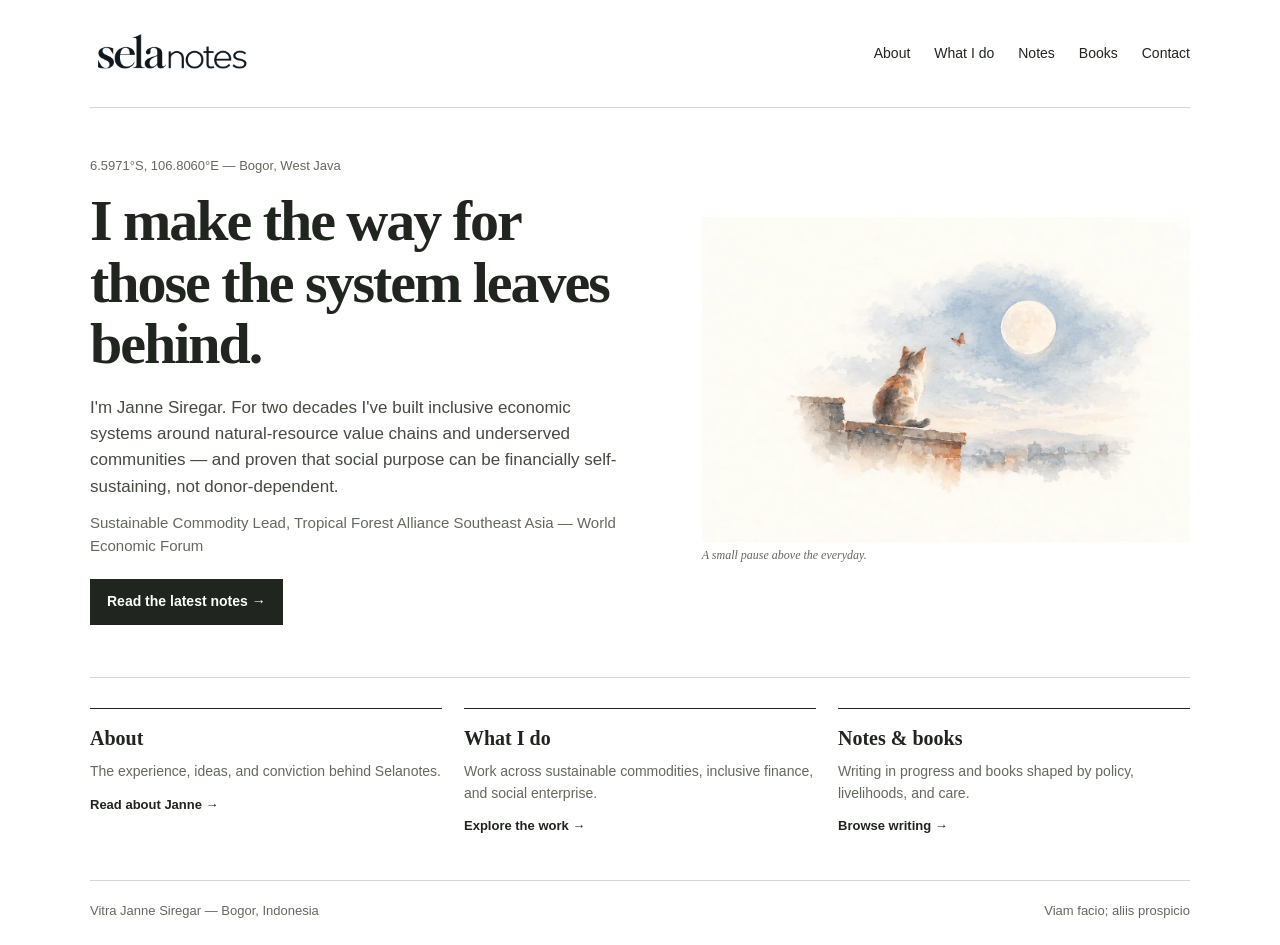
<file: index.html>
<!doctype html>
<html lang="en">
<head>
  <meta charset="utf-8" />
  <meta name="viewport" content="width=device-width, initial-scale=1" />
  <meta name="theme-color" content="#f4f4ef" />
  <meta name="description" content="Selanotes — ideas and work by Vitra Janne Siregar." />
  <title>Selanotes — Vitra Janne Siregar</title>
  <link rel="stylesheet" href="site.css" />
</head>
<body>
  <header class="site-header wrap">
    <a class="brand" href="index.html" aria-label="Selanotes home"><img src="assets/selanotes-logo.png" width="900" height="221" alt="Selanotes" /></a>
    <nav aria-label="Main navigation">
      <a href="about.html">About</a><a href="work.html">What I do</a><a href="notes.html">Notes</a><a href="books.html">Books</a><a href="contact.html">Contact</a>
    </nav>
  </header>
  <main>
    <section class="home-intro wrap" aria-labelledby="intro-title">
      <div class="home-copy">
        <p class="location">6.5971°S, 106.8060°E — Bogor, West Java</p>
        <h1 id="intro-title">I make the way for those the system leaves behind.</h1>
        <p class="page-intro">I'm Janne Siregar. For two decades I've built inclusive economic systems around natural-resource value chains and underserved communities — and proven that social purpose can be financially self-sustaining, not donor-dependent.</p>
        <p class="role">Sustainable Commodity Lead, Tropical Forest Alliance Southeast Asia — World Economic Forum</p>
        <a class="button" href="notes.html">Read the latest notes <span aria-hidden="true">→</span></a>
      </div>
      <figure class="home-art">
        <img src="assets/illustrations/rooftop-cat.webp" width="1280" height="853" fetchpriority="high" alt="A cat watching butterflies beside a full moon from a quiet rooftop." />
        <figcaption>A small pause above the everyday.</figcaption>
      </figure>
    </section>
    <section class="teaser-grid wrap" aria-label="Explore Selanotes">
      <article class="teaser"><h2>About</h2><p>The experience, ideas, and conviction behind Selanotes.</p><a class="text-link" href="about.html">Read about Janne →</a></article>
      <article class="teaser"><h2>What I do</h2><p>Work across sustainable commodities, inclusive finance, and social enterprise.</p><a class="text-link" href="work.html">Explore the work →</a></article>
      <article class="teaser"><h2>Notes &amp; books</h2><p>Writing in progress and books shaped by policy, livelihoods, and care.</p><a class="text-link" href="notes.html">Browse writing →</a></article>
    </section>
  </main>
  <footer class="site-footer wrap"><span>Vitra Janne Siregar — Bogor, Indonesia</span><span>Viam facio; aliis prospicio</span></footer>
</body>
</html>
</file>
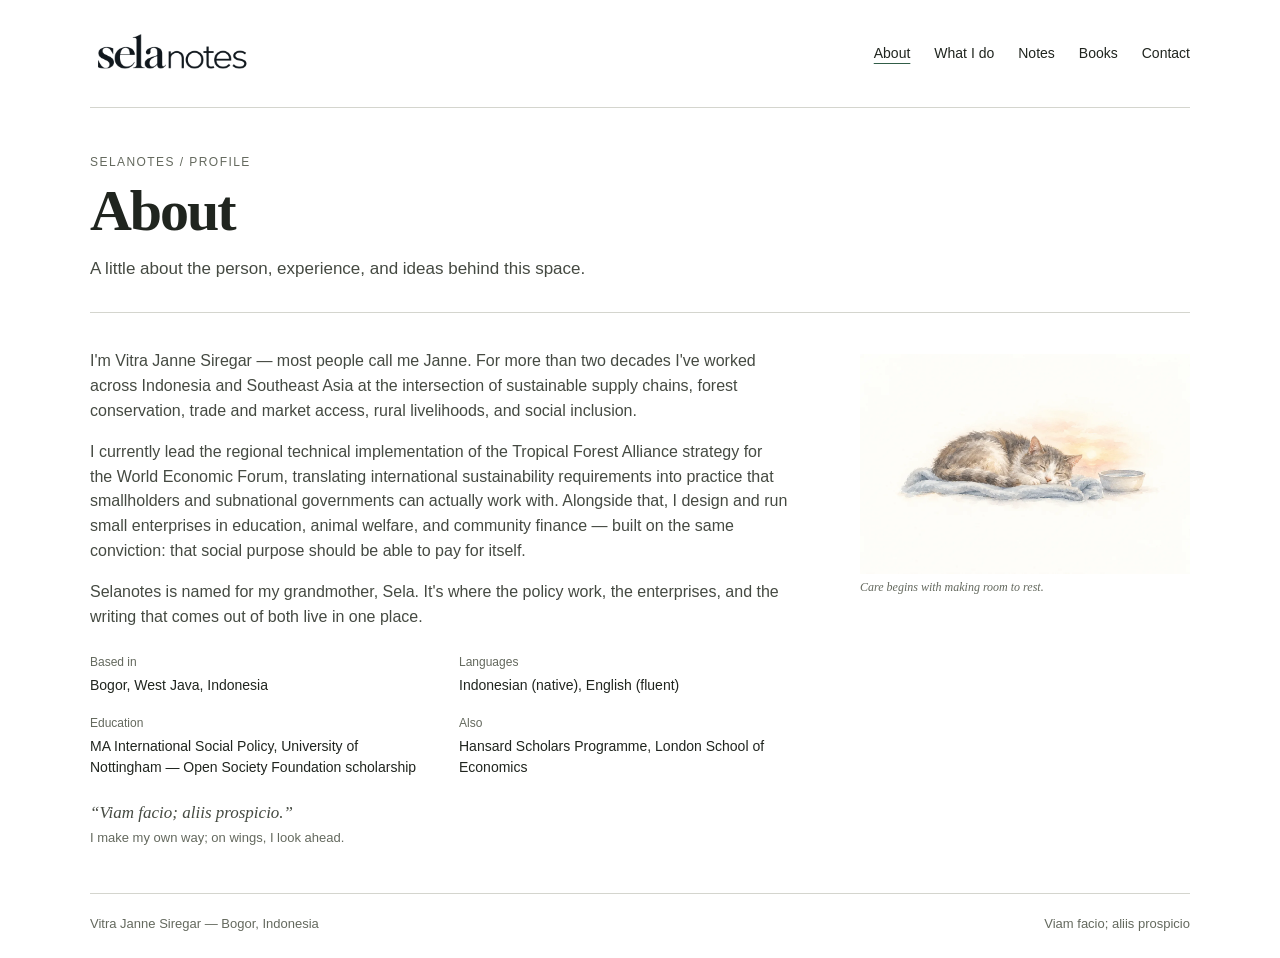
<file: about.html>
<!doctype html>
<html lang="en">
<head><meta charset="utf-8" /><meta name="viewport" content="width=device-width, initial-scale=1" /><meta name="description" content="About Vitra Janne Siregar and the story behind Selanotes." /><title>About — Selanotes</title><link rel="stylesheet" href="site.css" /></head>
<body>
  <header class="site-header wrap"><a class="brand" href="index.html" aria-label="Selanotes home"><img src="assets/selanotes-logo.png" width="900" height="221" alt="Selanotes" /></a><nav aria-label="Main navigation"><a href="about.html" aria-current="page">About</a><a href="work.html">What I do</a><a href="notes.html">Notes</a><a href="books.html">Books</a><a href="contact.html">Contact</a></nav></header>
  <main>
    <header class="page-heading wrap"><p class="eyebrow">Selanotes / Profile</p><h1>About</h1><p class="page-intro">A little about the person, experience, and ideas behind this space.</p></header>
    <section class="content wrap about-layout">
      <div class="about-copy">
      <p>I'm Vitra Janne Siregar — most people call me Janne. For more than two decades I've worked across Indonesia and Southeast Asia at the intersection of sustainable supply chains, forest conservation, trade and market access, rural livelihoods, and social inclusion.</p>
      <p>I currently lead the regional technical implementation of the Tropical Forest Alliance strategy for the World Economic Forum, translating international sustainability requirements into practice that smallholders and subnational governments can actually work with. Alongside that, I design and run small enterprises in education, animal welfare, and community finance — built on the same conviction: that social purpose should be able to pay for itself.</p>
      <p>Selanotes is named for my grandmother, Sela. It's where the policy work, the enterprises, and the writing that comes out of both live in one place.</p>
      <div class="bio-details">
        <div><span class="detail-label">Based in</span><div class="detail-value">Bogor, West Java, Indonesia</div></div>
        <div><span class="detail-label">Languages</span><div class="detail-value">Indonesian (native), English (fluent)</div></div>
        <div><span class="detail-label">Education</span><div class="detail-value">MA International Social Policy, University of Nottingham — Open Society Foundation scholarship</div></div>
        <div><span class="detail-label">Also</span><div class="detail-value">Hansard Scholars Programme, London School of Economics</div></div>
      </div>
      <p class="motto">“Viam facio; aliis prospicio.”<span class="motto-caption">I make my own way; on wings, I look ahead.</span></p>
      </div>
      <figure class="about-art"><img src="assets/illustrations/resting-cat.webp" width="1280" height="853" loading="lazy" alt="A cat resting in a patch of warm light beside a water bowl." /><figcaption>Care begins with making room to rest.</figcaption></figure>
    </section>
  </main>
  <footer class="site-footer wrap"><span>Vitra Janne Siregar — Bogor, Indonesia</span><span>Viam facio; aliis prospicio</span></footer>
</body>
</html>
</file>
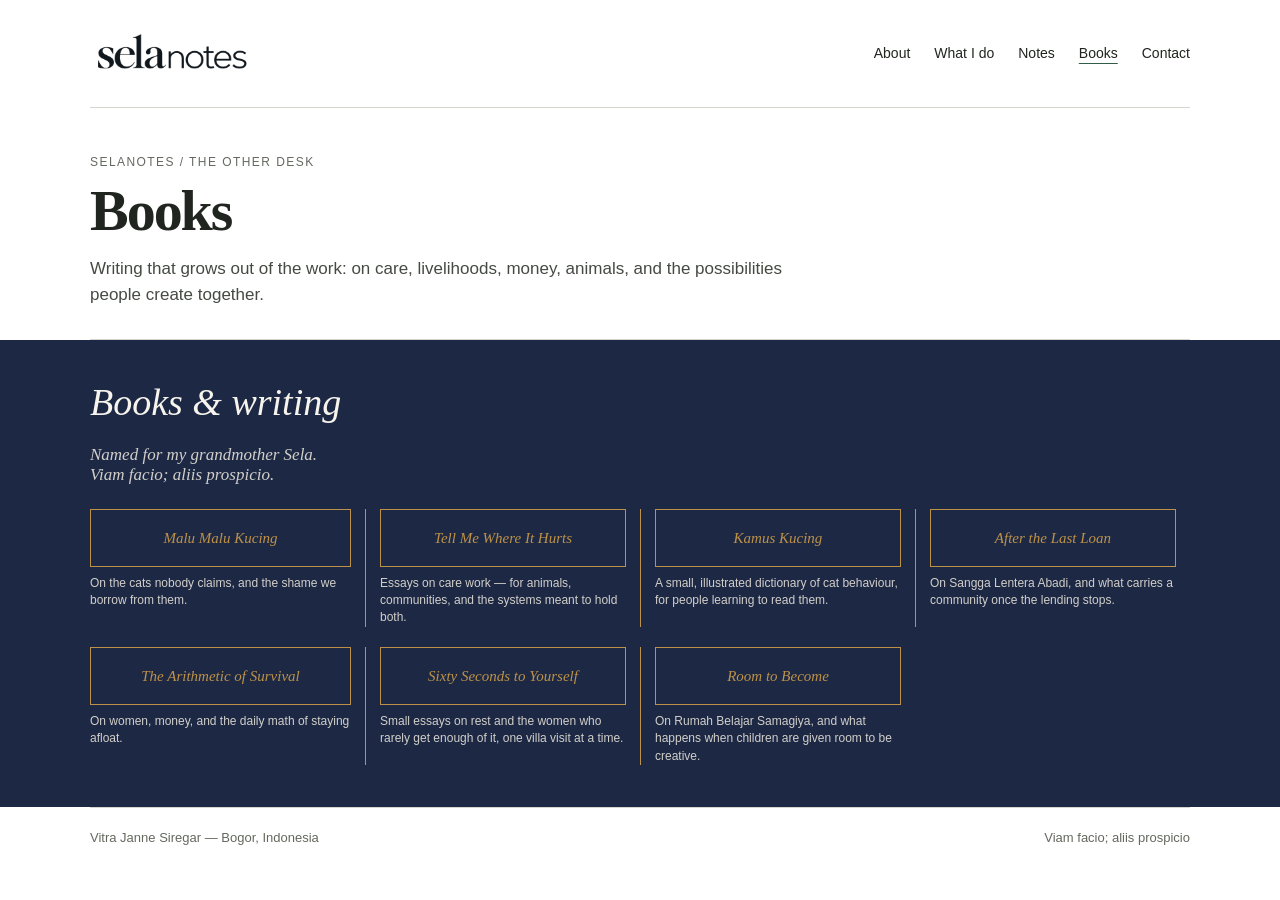
<file: books.html>
<!doctype html>
<html lang="en">
<head><meta charset="utf-8" /><meta name="viewport" content="width=device-width, initial-scale=1" /><meta name="description" content="Books and writing by Vitra Janne Siregar." /><title>Books — Selanotes</title><link rel="stylesheet" href="site.css" /></head>
<body>
  <header class="site-header wrap"><a class="brand" href="index.html" aria-label="Selanotes home"><img src="assets/selanotes-logo.png" width="900" height="221" alt="Selanotes" /></a><nav aria-label="Main navigation"><a href="about.html">About</a><a href="work.html">What I do</a><a href="notes.html">Notes</a><a href="books.html" aria-current="page">Books</a><a href="contact.html">Contact</a></nav></header>
  <main>
    <header class="page-heading wrap"><p class="eyebrow">Selanotes / The other desk</p><h1>Books</h1><p class="page-intro">Writing that grows out of the work: on care, livelihoods, money, animals, and the possibilities people create together.</p></header>
    <section class="book-list"><div class="wrap"><h2>Books &amp; writing</h2><p class="books-intro">Named for my grandmother Sela.<br />Viam facio; aliis prospicio.</p><div class="book-grid">
      <article class="book"><div class="book-title">Malu Malu Kucing</div><p>On the cats nobody claims, and the shame we borrow from them.</p></article>
      <article class="book"><div class="book-title">Tell Me Where It Hurts</div><p>Essays on care work — for animals, communities, and the systems meant to hold both.</p></article>
      <article class="book"><div class="book-title">Kamus Kucing</div><p>A small, illustrated dictionary of cat behaviour, for people learning to read them.</p></article>
      <article class="book"><div class="book-title">After the Last Loan</div><p>On Sangga Lentera Abadi, and what carries a community once the lending stops.</p></article>
      <article class="book"><div class="book-title">The Arithmetic of Survival</div><p>On women, money, and the daily math of staying afloat.</p></article>
      <article class="book"><div class="book-title">Sixty Seconds to Yourself</div><p>Small essays on rest and the women who rarely get enough of it, one villa visit at a time.</p></article>
      <article class="book"><div class="book-title">Room to Become</div><p>On Rumah Belajar Samagiya, and what happens when children are given room to be creative.</p></article>
    </div></div></section>
  </main>
  <footer class="site-footer wrap"><span>Vitra Janne Siregar — Bogor, Indonesia</span><span>Viam facio; aliis prospicio</span></footer>
</body>
</html>
</file>
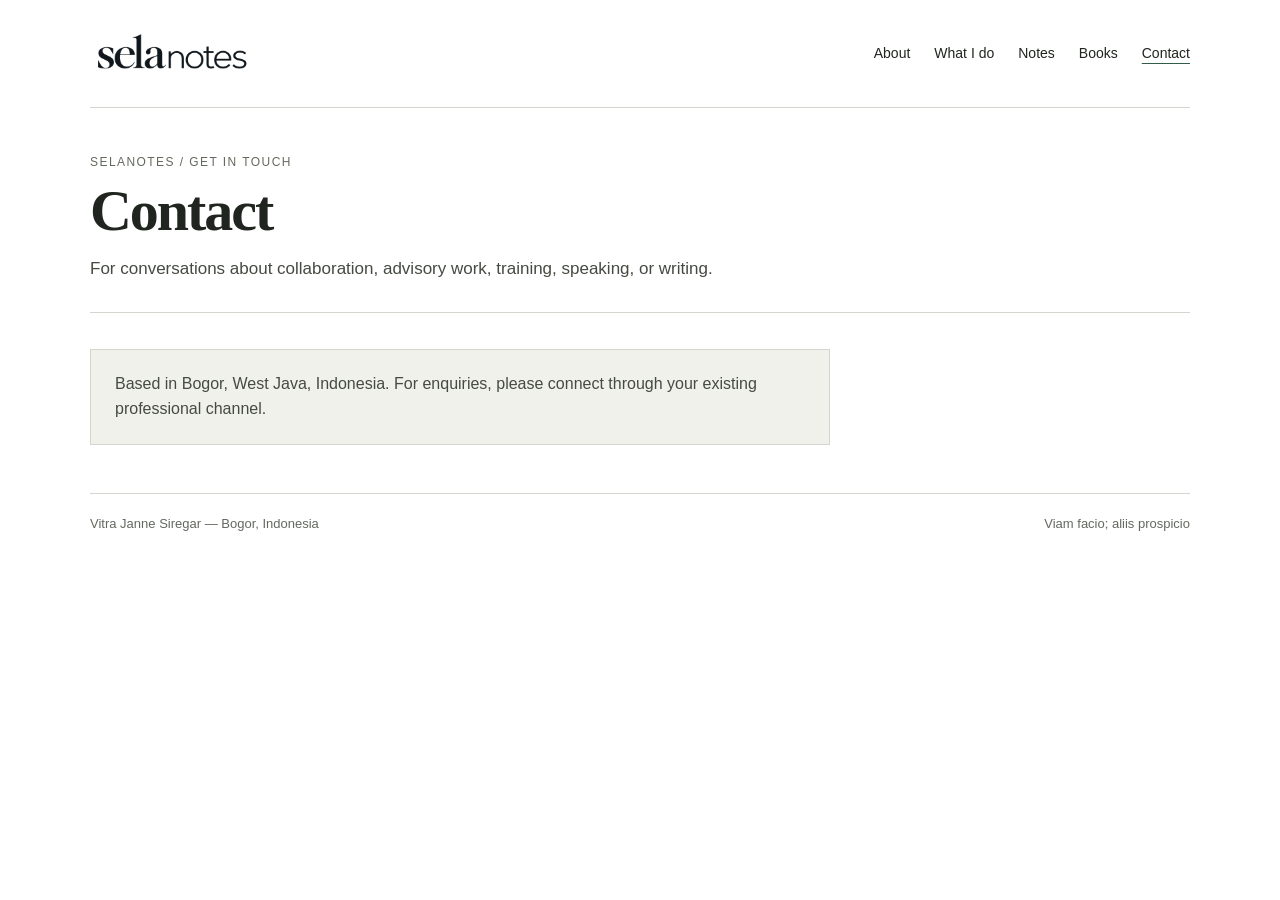
<file: contact.html>
<!doctype html>
<html lang="en">
<head><meta charset="utf-8" /><meta name="viewport" content="width=device-width, initial-scale=1" /><meta name="description" content="Contact Vitra Janne Siregar about advisory work, partnerships, training, and writing." /><title>Contact — Selanotes</title><link rel="stylesheet" href="site.css" /></head>
<body>
  <header class="site-header wrap"><a class="brand" href="index.html" aria-label="Selanotes home"><img src="assets/selanotes-logo.png" width="900" height="221" alt="Selanotes" /></a><nav aria-label="Main navigation"><a href="about.html">About</a><a href="work.html">What I do</a><a href="notes.html">Notes</a><a href="books.html">Books</a><a href="contact.html" aria-current="page">Contact</a></nav></header>
  <main>
    <header class="page-heading wrap"><p class="eyebrow">Selanotes / Get in touch</p><h1>Contact</h1><p class="page-intro">For conversations about collaboration, advisory work, training, speaking, or writing.</p></header>
    <section class="content wrap"><div class="contact-note"><p>Based in Bogor, West Java, Indonesia. For enquiries, please connect through your existing professional channel.</p></div></section>
  </main>
  <footer class="site-footer wrap"><span>Vitra Janne Siregar — Bogor, Indonesia</span><span>Viam facio; aliis prospicio</span></footer>
</body>
</html>
</file>
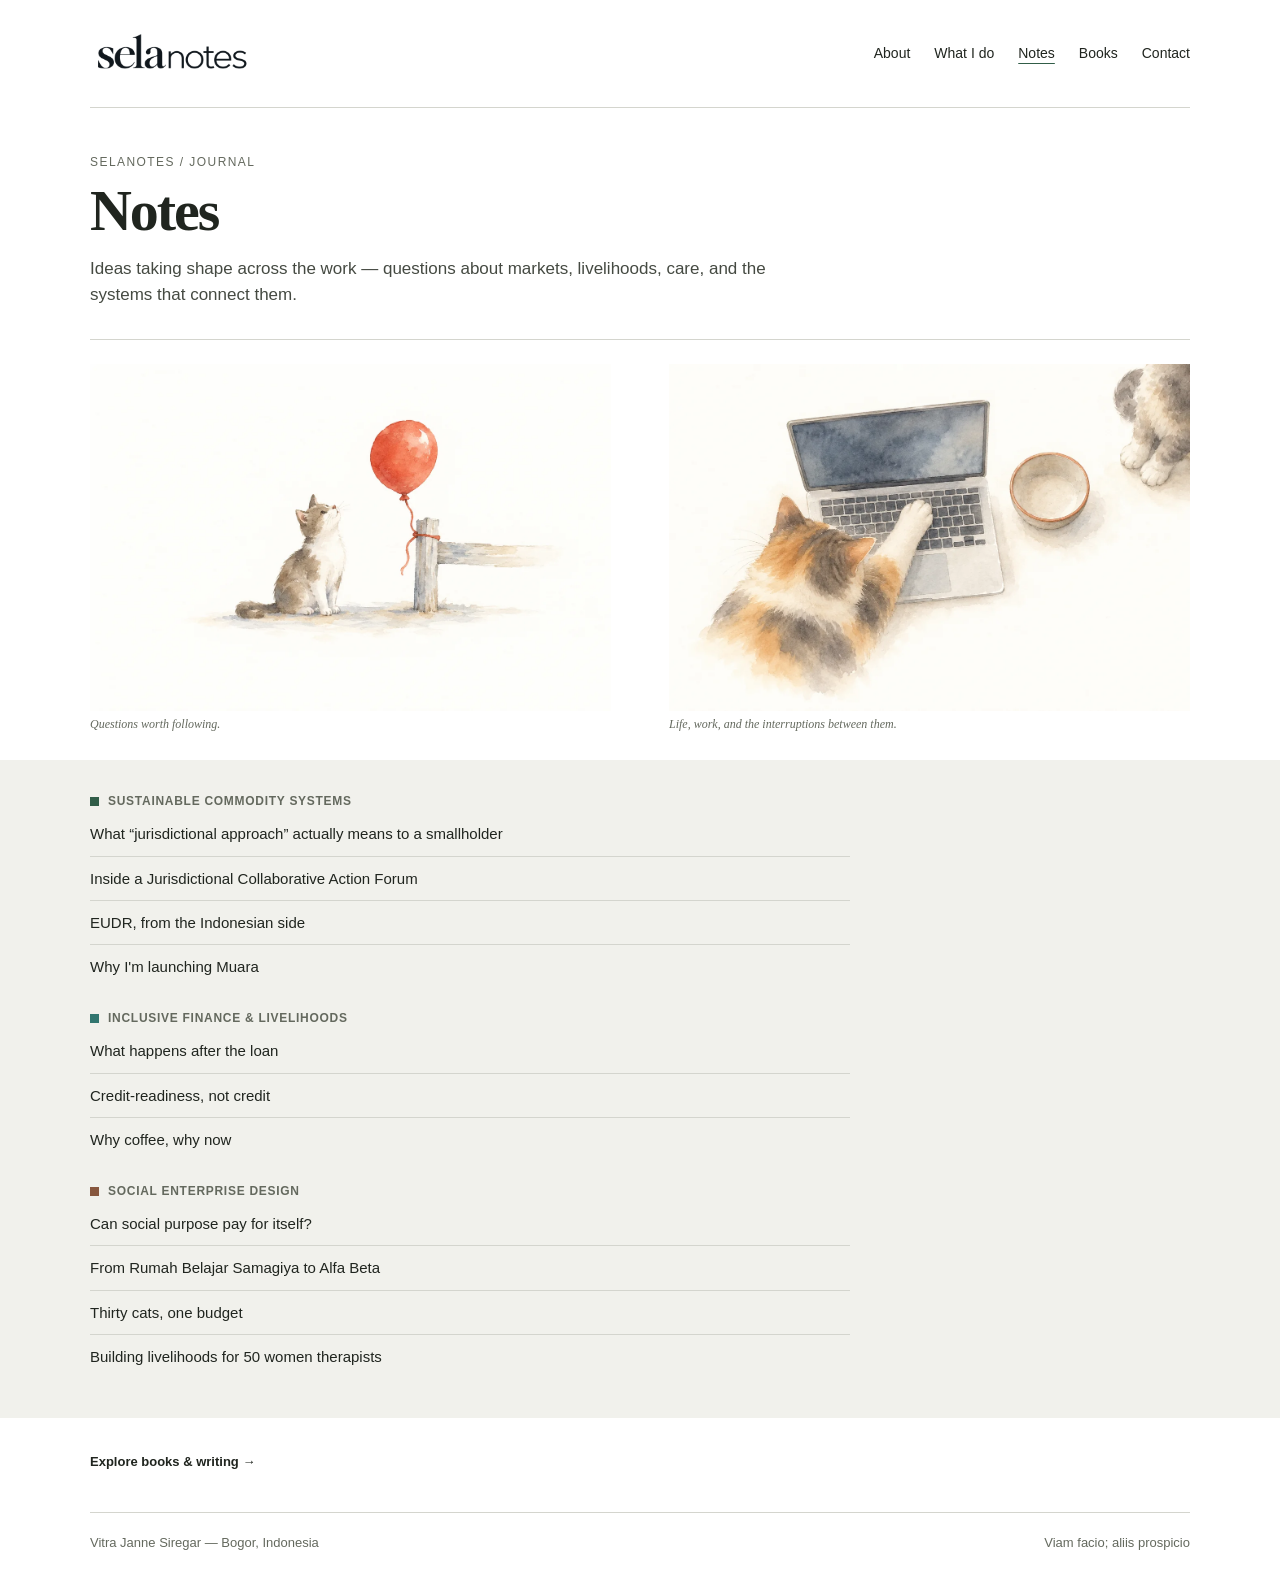
<file: notes.html>
<!doctype html>
<html lang="en">
<head><meta charset="utf-8" /><meta name="viewport" content="width=device-width, initial-scale=1" /><meta name="description" content="Notes and writing ideas from Selanotes." /><title>Notes — Selanotes</title><link rel="stylesheet" href="site.css" /></head>
<body>
  <header class="site-header wrap"><a class="brand" href="index.html" aria-label="Selanotes home"><img src="assets/selanotes-logo.png" width="900" height="221" alt="Selanotes" /></a><nav aria-label="Main navigation"><a href="about.html">About</a><a href="work.html">What I do</a><a href="notes.html" aria-current="page">Notes</a><a href="books.html">Books</a><a href="contact.html">Contact</a></nav></header>
  <main>
    <header class="page-heading wrap"><p class="eyebrow">Selanotes / Journal</p><h1>Notes</h1><p class="page-intro">Ideas taking shape across the work — questions about markets, livelihoods, care, and the systems that connect them.</p></header>
    <section class="notes-illustrations wrap" aria-label="Illustrations from the Selanotes journal">
      <figure><img src="assets/illustrations/red-balloon.webp" width="1280" height="853" loading="lazy" alt="A curious cat looks up at a red balloon tied to a post." /><figcaption>Questions worth following.</figcaption></figure>
      <figure><img src="assets/illustrations/breakfast-cat.webp" width="1280" height="853" loading="lazy" alt="A cat places a paw on a laptop while waiting for breakfast." /><figcaption>Life, work, and the interruptions between them.</figcaption></figure>
    </section>
    <section class="notes-list"><div class="wrap">
      <article class="note-group"><h2><i class="square"></i>Sustainable commodity systems</h2><ul class="note-list"><li>What “jurisdictional approach” actually means to a smallholder</li><li>Inside a Jurisdictional Collaborative Action Forum</li><li>EUDR, from the Indonesian side</li><li>Why I'm launching Muara</li></ul></article>
      <article class="note-group"><h2><i class="square" style="background:var(--teal)"></i>Inclusive finance &amp; livelihoods</h2><ul class="note-list"><li>What happens after the loan</li><li>Credit-readiness, not credit</li><li>Why coffee, why now</li></ul></article>
      <article class="note-group"><h2><i class="square" style="background:var(--rust)"></i>Social enterprise design</h2><ul class="note-list"><li>Can social purpose pay for itself?</li><li>From Rumah Belajar Samagiya to Alfa Beta</li><li>Thirty cats, one budget</li><li>Building livelihoods for 50 women therapists</li></ul></article>
    </div></section>
    <div class="wrap" style="padding:22px 0 38px"><a class="text-link" href="books.html">Explore books &amp; writing →</a></div>
  </main>
  <footer class="site-footer wrap"><span>Vitra Janne Siregar — Bogor, Indonesia</span><span>Viam facio; aliis prospicio</span></footer>
</body>
</html>
</file>
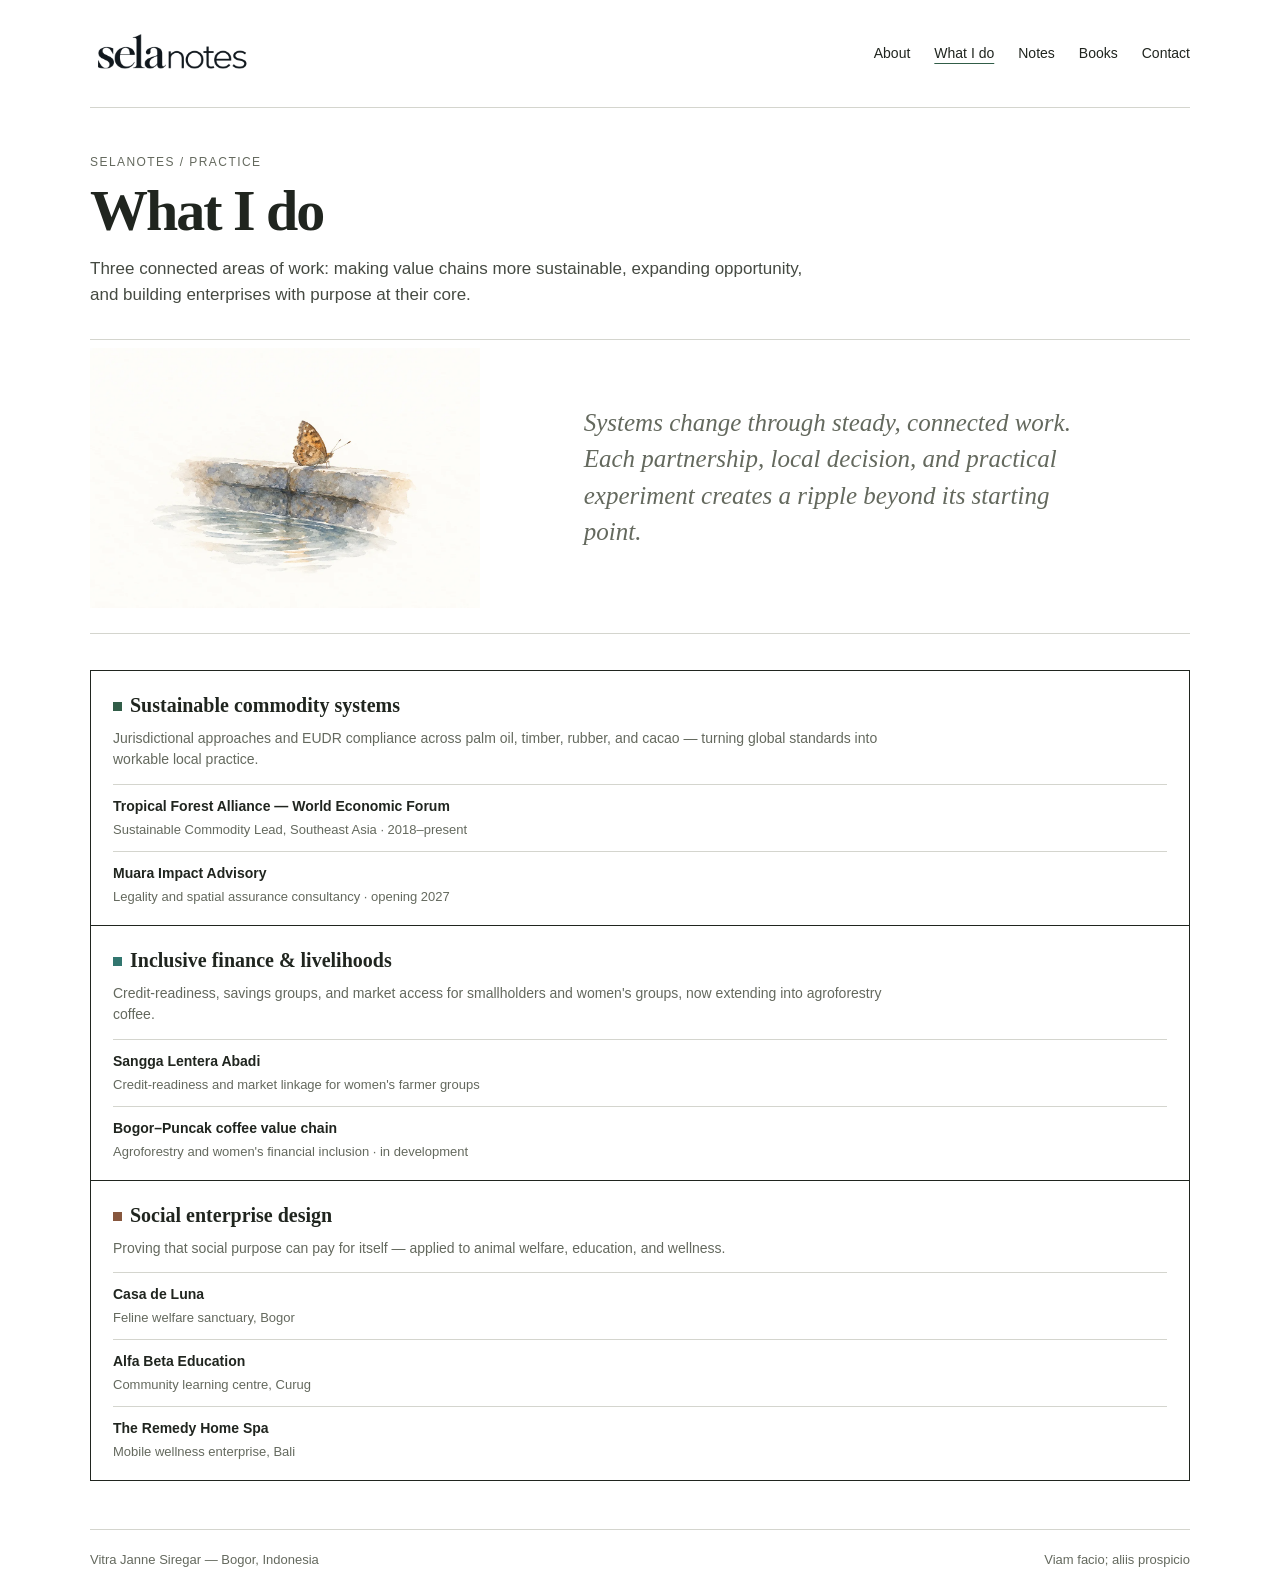
<file: work.html>
<!doctype html>
<html lang="en">
<head><meta charset="utf-8" /><meta name="viewport" content="width=device-width, initial-scale=1" /><meta name="description" content="Work across sustainable commodity systems, inclusive finance, and social enterprise." /><title>What I do — Selanotes</title><link rel="stylesheet" href="site.css" /></head>
<body>
  <header class="site-header wrap"><a class="brand" href="index.html" aria-label="Selanotes home"><img src="assets/selanotes-logo.png" width="900" height="221" alt="Selanotes" /></a><nav aria-label="Main navigation"><a href="about.html">About</a><a href="work.html" aria-current="page">What I do</a><a href="notes.html">Notes</a><a href="books.html">Books</a><a href="contact.html">Contact</a></nav></header>
  <main>
    <header class="page-heading wrap"><p class="eyebrow">Selanotes / Practice</p><h1>What I do</h1><p class="page-intro">Three connected areas of work: making value chains more sustainable, expanding opportunity, and building enterprises with purpose at their core.</p></header>
    <section class="work-feature wrap" aria-label="A note on how change takes shape">
      <figure><img src="assets/illustrations/quiet-ripples.webp" width="1280" height="853" loading="lazy" alt="A butterfly rests above soft rings of water." /></figure>
      <p>Systems change through steady, connected work. Each partnership, local decision, and practical experiment creates a ripple beyond its starting point.</p>
    </section>
    <section class="content wrap"><div class="pillar">
      <article class="pillar-card"><span class="square"></span><h2>Sustainable commodity systems</h2><p>Jurisdictional approaches and EUDR compliance across palm oil, timber, rubber, and cacao — turning global standards into workable local practice.</p><div class="project"><strong>Tropical Forest Alliance — World Economic Forum</strong><span>Sustainable Commodity Lead, Southeast Asia · 2018–present</span></div><div class="project"><strong>Muara Impact Advisory</strong><span>Legality and spatial assurance consultancy · opening 2027</span></div></article>
      <article class="pillar-card"><span class="square"></span><h2>Inclusive finance &amp; livelihoods</h2><p>Credit-readiness, savings groups, and market access for smallholders and women's groups, now extending into agroforestry coffee.</p><div class="project"><strong>Sangga Lentera Abadi</strong><span>Credit-readiness and market linkage for women's farmer groups</span></div><div class="project"><strong>Bogor–Puncak coffee value chain</strong><span>Agroforestry and women's financial inclusion · in development</span></div></article>
      <article class="pillar-card"><span class="square"></span><h2>Social enterprise design</h2><p>Proving that social purpose can pay for itself — applied to animal welfare, education, and wellness.</p><div class="project"><strong>Casa de Luna</strong><span>Feline welfare sanctuary, Bogor</span></div><div class="project"><strong>Alfa Beta Education</strong><span>Community learning centre, Curug</span></div><div class="project"><strong>The Remedy Home Spa</strong><span>Mobile wellness enterprise, Bali</span></div></article>
    </div></section>
  </main>
  <footer class="site-footer wrap"><span>Vitra Janne Siregar — Bogor, Indonesia</span><span>Viam facio; aliis prospicio</span></footer>
</body>
</html>
</file>
<file: site.css>
:root {
  color-scheme: light;
  --paper: #fff;
  --soft: #f1f1ec;
  --ink: #20251f;
  --muted: #64695e;
  --rule: #d4d5ce;
  --forest: #315d48;
  --teal: #32766f;
  --rust: #87573e;
  --navy: #1d2944;
  --gold: #bd9148;
  --display: "Baskerville", "Palatino Linotype", "Book Antiqua", Georgia, serif;
}
* { box-sizing: border-box; }
html { scroll-behavior: smooth; }
body { margin: 0; color: var(--ink); background: var(--paper); font: 16px/1.55 Arial, Helvetica, sans-serif; -webkit-font-smoothing: antialiased; }
a { color: inherit; }
.wrap { width: min(100% - 48px, 1100px); margin-inline: auto; }
.site-header { min-height: 108px; display: flex; justify-content: space-between; align-items: center; gap: 28px; border-bottom: 1px solid var(--rule); }
.brand { display: inline-flex; width: 160px; flex: 0 0 auto; align-items: center; line-height: 0; }
.brand img { display: block; width: 100%; height: auto; }
nav { display: flex; flex-wrap: wrap; justify-content: flex-end; gap: 8px 24px; }
nav a { padding: 8px 0; font-size: 14px; text-decoration: none; }
nav a:hover, nav a[aria-current="page"] { text-decoration: underline; text-decoration-color: var(--forest); text-decoration-thickness: 1px; text-underline-offset: 5px; }
.page-heading { padding: 45px 0 30px; border-bottom: 1px solid var(--rule); }
.eyebrow { margin: 0 0 8px; color: var(--muted); font-size: 12px; letter-spacing: .12em; text-transform: uppercase; }
h1, h2, h3 { font-family: var(--display); font-weight: 600; }
h1 { max-width: 800px; margin: 0; font-size: clamp(36px, 5vw, 58px); letter-spacing: -.035em; line-height: 1.06; }
.page-intro { max-width: 740px; margin: 15px 0 0; color: #454a42; font-size: 17px; line-height: 1.55; }
.content { padding: 36px 0 48px; }
.content h2 { margin: 0 0 14px; font-size: 23px; }
.content h3 { margin: 0 0 7px; font-size: 18px; }
.content p { max-width: 780px; color: #454a42; }
.content p:last-child { margin-bottom: 0; }
.home-intro { padding: 49px 0 44px; border-bottom: 1px solid var(--rule); }
.location { margin: 0 0 14px; color: var(--muted); font-size: 13px; }
.home-intro h1 { max-width: 770px; }
.home-intro .page-intro { margin-top: 20px; }
.role { max-width: 760px; margin: 11px 0 0; color: var(--muted); font-size: 15px; }
.button { display: inline-block; margin-top: 22px; padding: 12px 17px; color: #fff; background: var(--ink); font-size: 14px; font-weight: 700; text-decoration: none; }
.button:hover { background: #3d493e; }
.teaser-grid { display: grid; grid-template-columns: repeat(3, minmax(0, 1fr)); gap: 22px; padding: 30px 0 42px; }
.teaser { padding-top: 14px; border-top: 1px solid var(--ink); }
.teaser h2 { margin: 0 0 7px; font-size: 20px; }
.teaser p { margin: 0; color: var(--muted); font-size: 14px; }
.text-link { display: inline-block; margin-top: 12px; font-size: 13px; font-weight: 700; text-decoration: none; }
.text-link:hover { text-decoration: underline; text-underline-offset: 3px; }
.bio-details { display: grid; grid-template-columns: repeat(2, minmax(0, 1fr)); gap: 18px 40px; margin-top: 24px; }
.detail-label { display: block; margin-bottom: 3px; color: var(--muted); font-size: 12px; }
.detail-value { font-size: 14px; line-height: 1.5; }
.motto { margin: 22px 0 0; color: #835a43; font-family: Georgia, serif; font-size: 17px; font-style: italic; }
.motto-caption { display: block; margin-top: 4px; color: var(--muted); font: normal 13px Arial, sans-serif; }
.pillar { border: 1px solid var(--ink); }
.pillar-card { padding: 19px 22px 18px; }
.pillar-card + .pillar-card { border-top: 1px solid var(--ink); }
.square { display: inline-block; width: 9px; height: 9px; margin: 0 8px 0 0; background: var(--forest); vertical-align: 1px; }
.pillar-card:nth-child(2) .square { background: var(--teal); }
.pillar-card:nth-child(3) .square { background: var(--rust); }
.pillar-card h2 { display: inline-block; margin: 0 0 7px; font-size: 20px; }
.pillar-card > p { max-width: 780px; margin: 0 0 13px; color: var(--muted); font-size: 14px; }
.project { padding: 11px 0 0; border-top: 1px solid var(--rule); }
.project + .project { margin-top: 11px; }
.project strong { display: block; font-size: 14px; }
.project span { display: block; margin-top: 2px; color: var(--muted); font-size: 13px; }
.notes-list { padding: 27px 0 34px; background: var(--soft); }
.note-group { margin: 0 0 23px; }
.note-group:last-child { margin-bottom: 0; }
.note-group h2 { display: flex; align-items: center; gap: 9px; margin: 0 0 4px; color: var(--muted); font: 700 12px Arial, sans-serif; letter-spacing: .06em; text-transform: uppercase; }
.note-group h2 .square { flex: 0 0 auto; margin: 0; }
.note-list { max-width: 760px; margin: 0; padding: 0; list-style: none; }
.note-list li { padding: 10px 0; border-bottom: 1px solid var(--rule); font-size: 15px; }
.note-list li:last-child { border-bottom: 0; }
.book-list { padding: 33px 0 42px; color: #f7f4ed; background: var(--navy); }
.book-list h2 { margin: 0; font-size: clamp(28px, 4vw, 38px); font-style: italic; font-weight: 400; }
.books-intro { margin: 13px 0 24px; color: #d2cfca; font: italic 17px Georgia, serif; }
.book-grid { display: grid; grid-template-columns: repeat(4, minmax(0, 1fr)); gap: 20px 0; }
.book { min-width: 0; padding: 0 14px; border-left: 1px solid var(--gold); }
.book:nth-child(4n + 1) { padding-left: 0; border-left: 0; }
.book-title { display: flex; min-height: 58px; align-items: center; justify-content: center; padding: 8px; border: 1px solid var(--gold); color: var(--gold); font: italic 15px/1.2 Georgia, serif; text-align: center; text-decoration: none; }
.book-title:hover { color: #fff; border-color: #fff; }
.book p { margin: 8px 0 0; color: #d2cfca; font-size: 12px; line-height: 1.45; }
.contact-note { max-width: 740px; padding: 22px 24px; border: 1px solid var(--rule); background: var(--soft); }
.contact-note p { margin: 0; }
.site-footer { display: flex; justify-content: space-between; gap: 20px; padding: 20px 0 24px; border-top: 1px solid var(--rule); color: var(--muted); font-size: 13px; }
@media (max-width: 700px) {
  .site-header { min-height: 0; display: block; padding: 24px 0 13px; }
  .brand { width: 132px; }
  nav { justify-content: flex-start; gap: 3px 17px; margin-top: 15px; }
  nav a { font-size: 13px; }
  .page-heading { padding: 36px 0 26px; }
  .page-intro { font-size: 15px; }
  .home-intro { padding: 37px 0 35px; }
  .teaser-grid { grid-template-columns: 1fr; gap: 20px; padding: 25px 0 32px; }
  .bio-details { grid-template-columns: 1fr; gap: 12px; }
  .pillar-card { padding: 16px 14px; }
  .book-grid { grid-template-columns: repeat(2, minmax(0, 1fr)); gap: 20px 0; }
  .book { padding: 0 10px; }
  .book:nth-child(4n + 1) { padding-left: 10px; border-left: 1px solid var(--gold); }
  .book:nth-child(2n + 1) { padding-left: 0; border-left: 0; }
  .site-footer { display: block; font-size: 12px; }
  .site-footer span { display: block; }
  .site-footer span + span { margin-top: 5px; }
}
@media (max-width: 360px) {
  .wrap { width: calc(100% - 28px); }
  nav { gap: 2px 12px; }
  nav a { font-size: 12px; }
  .book { padding-right: 7px; padding-left: 7px; }
  .book:nth-child(4n + 1) { padding-left: 7px; }
  .book:nth-child(2n + 1) { padding-left: 0; }
  .book-title { font-size: 13px; }
}

/* Editorial illustration system */
.home-intro { display: grid; grid-template-columns: minmax(0, 1.05fr) minmax(300px, .95fr); align-items: center; gap: clamp(28px, 6vw, 72px); padding-block: 40px 44px; }
.home-copy { padding-block: 8px; }
.home-art, .about-art, .work-feature figure, .notes-illustrations figure { margin: 0; }
.home-art img, .about-art img, .work-feature img, .notes-illustrations img { display: block; width: 100%; height: auto; }
.home-art img { mix-blend-mode: multiply; }
.home-art figcaption, .about-art figcaption, .notes-illustrations figcaption { margin-top: 5px; color: var(--muted); font: italic 12px/1.45 Georgia, serif; }
.about-layout { display: grid; grid-template-columns: minmax(0, 1fr) minmax(260px, 330px); align-items: start; gap: clamp(28px, 6vw, 72px); }
.about-copy > p:first-child { margin-top: 0; }
.about-art { position: sticky; top: 24px; padding-top: 5px; }
.about-art img { mix-blend-mode: multiply; }
.work-feature { display: grid; grid-template-columns: minmax(250px, .8fr) minmax(0, 1.2fr); align-items: center; gap: clamp(28px, 7vw, 90px); padding-block: 8px 25px; border-bottom: 1px solid var(--rule); }
.work-feature figure { max-width: 390px; }
.work-feature img { mix-blend-mode: multiply; }
.work-feature p { max-width: 510px; margin: 0; color: var(--muted); font: italic clamp(18px, 2.3vw, 25px)/1.45 var(--display); }
.notes-illustrations { display: grid; grid-template-columns: repeat(2, minmax(0, 1fr)); gap: clamp(20px, 5vw, 58px); padding-block: 24px 27px; }
.notes-illustrations figure { overflow: hidden; }
.notes-illustrations img { aspect-ratio: 1.5; object-fit: contain; mix-blend-mode: multiply; }
.notes-list { padding-block: 34px 40px; }
@media (max-width: 700px) {
  .home-intro { grid-template-columns: 1fr; gap: 18px; padding-block: 33px; }
  .home-art { width: min(100%, 480px); margin-inline: auto; }
  .about-layout { grid-template-columns: 1fr; gap: 16px; }
  .about-art { position: static; width: min(100%, 420px); margin: 0 auto; }
  .work-feature { grid-template-columns: 1fr; gap: 4px; padding-block: 2px 22px; }
  .work-feature figure { width: min(100%, 400px); margin-inline: auto; }
  .work-feature p { max-width: none; }
  .notes-illustrations { gap: 14px; padding-block: 14px 20px; }
  .notes-illustrations figcaption { font-size: 11px; }
}
@media (max-width: 440px) {
  .notes-illustrations { grid-template-columns: 1fr; gap: 12px; }
  .notes-illustrations figure { display: grid; grid-template-columns: minmax(110px, .85fr) minmax(0, 1fr); align-items: center; gap: 12px; }
  .notes-illustrations img { aspect-ratio: 1.4; }
  .notes-illustrations figcaption { margin-top: 0; }
}
</file>
